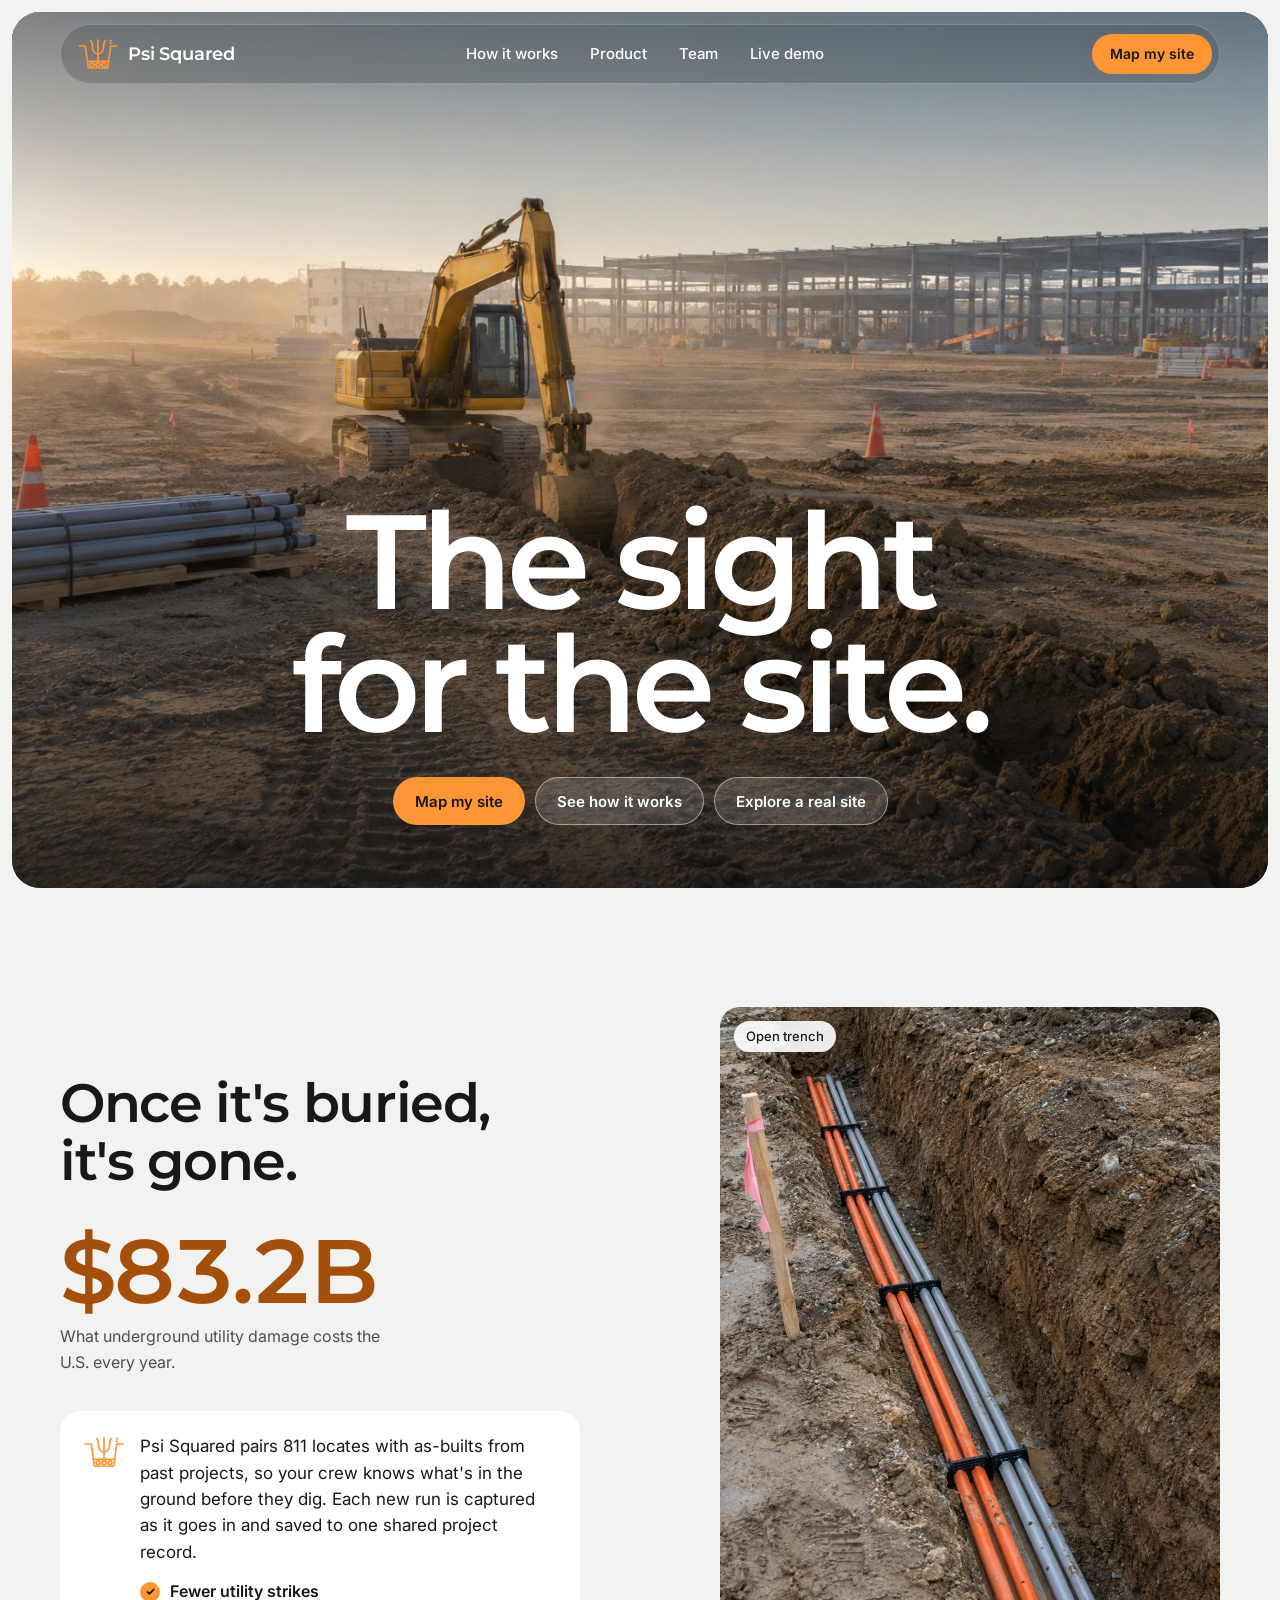
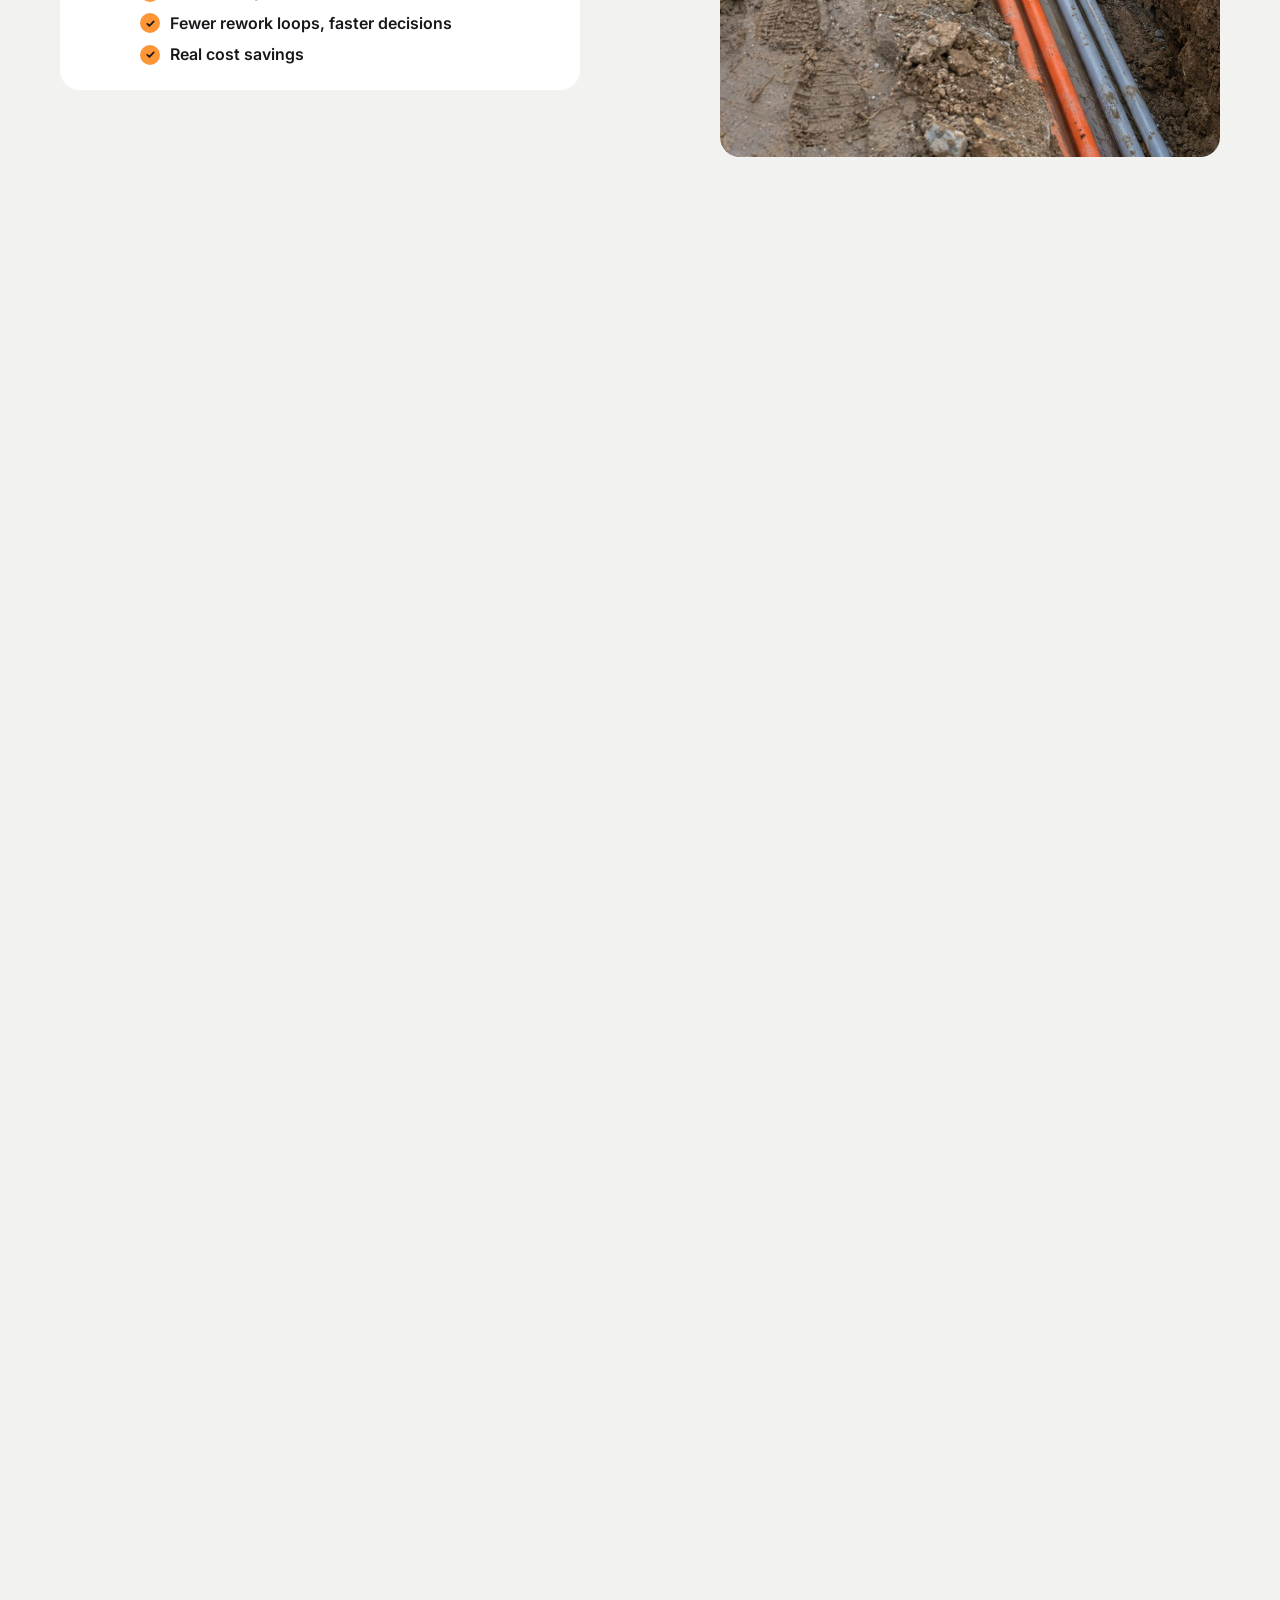
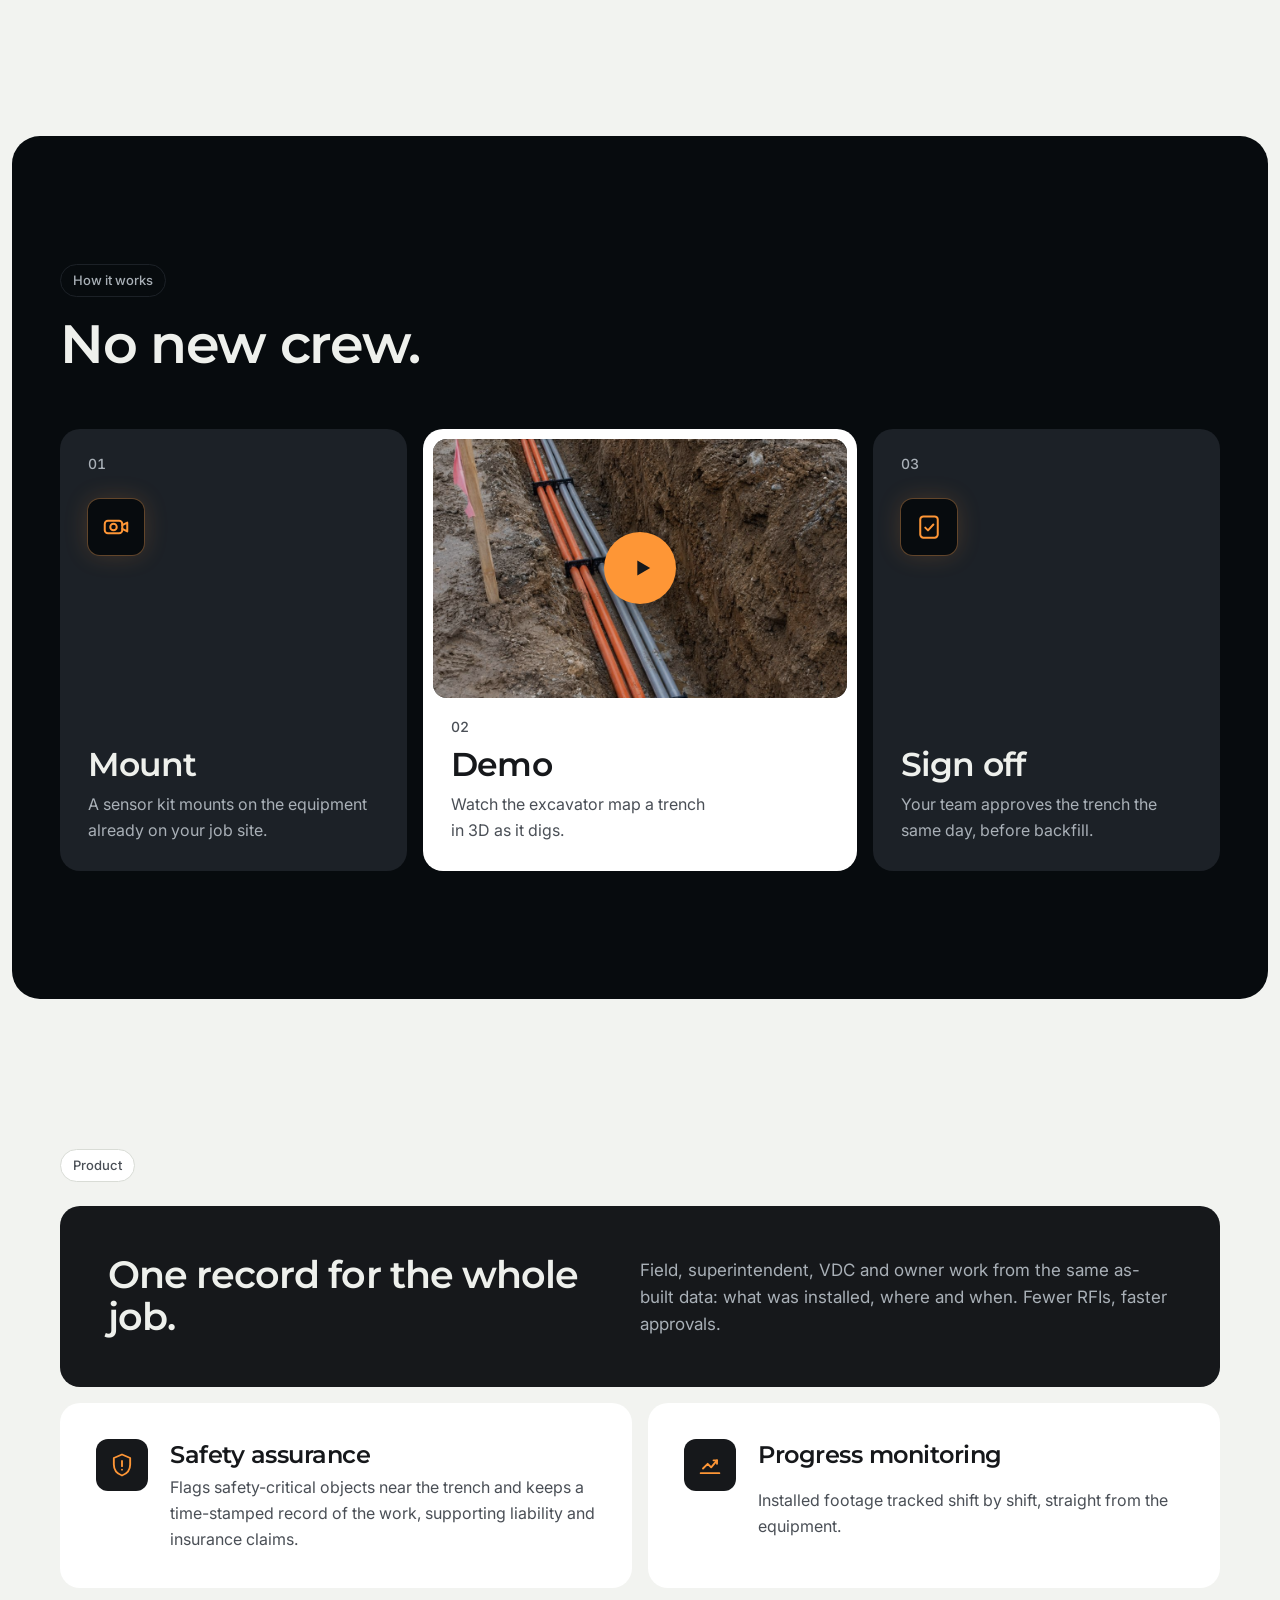
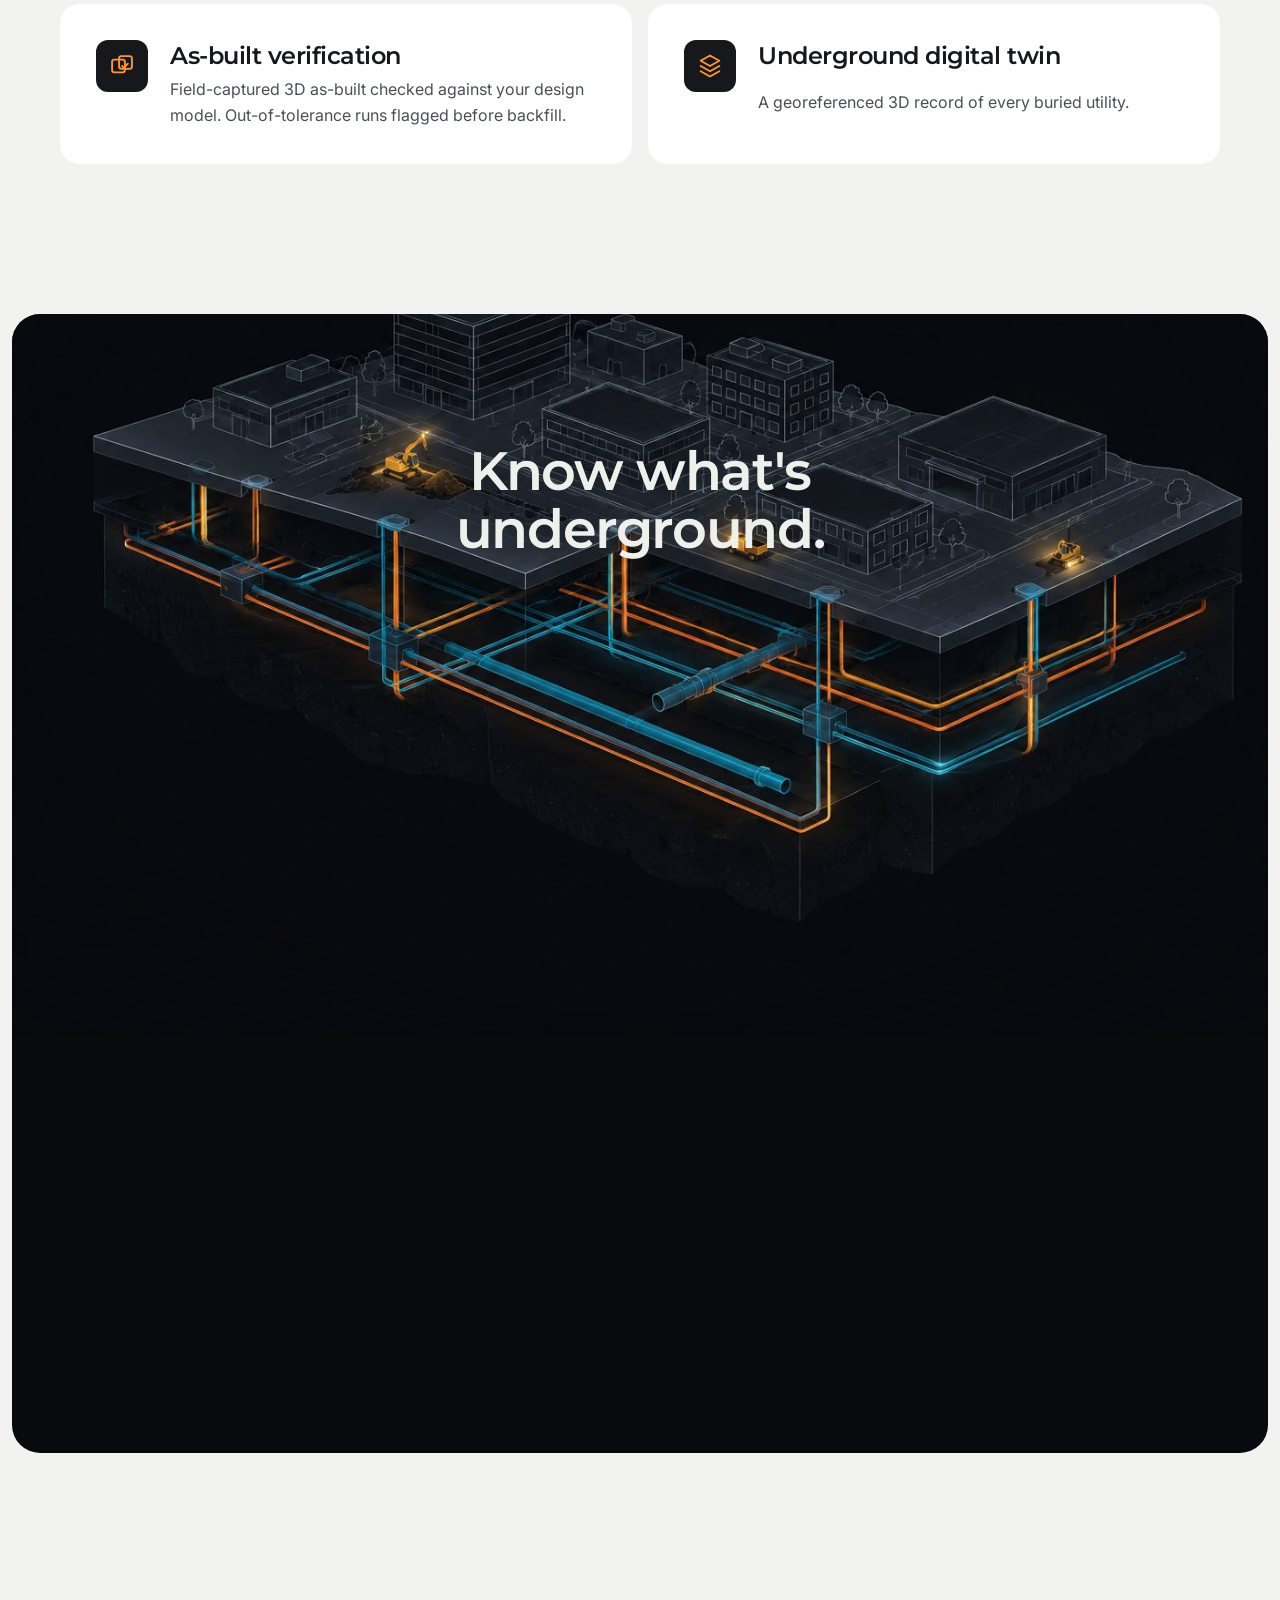
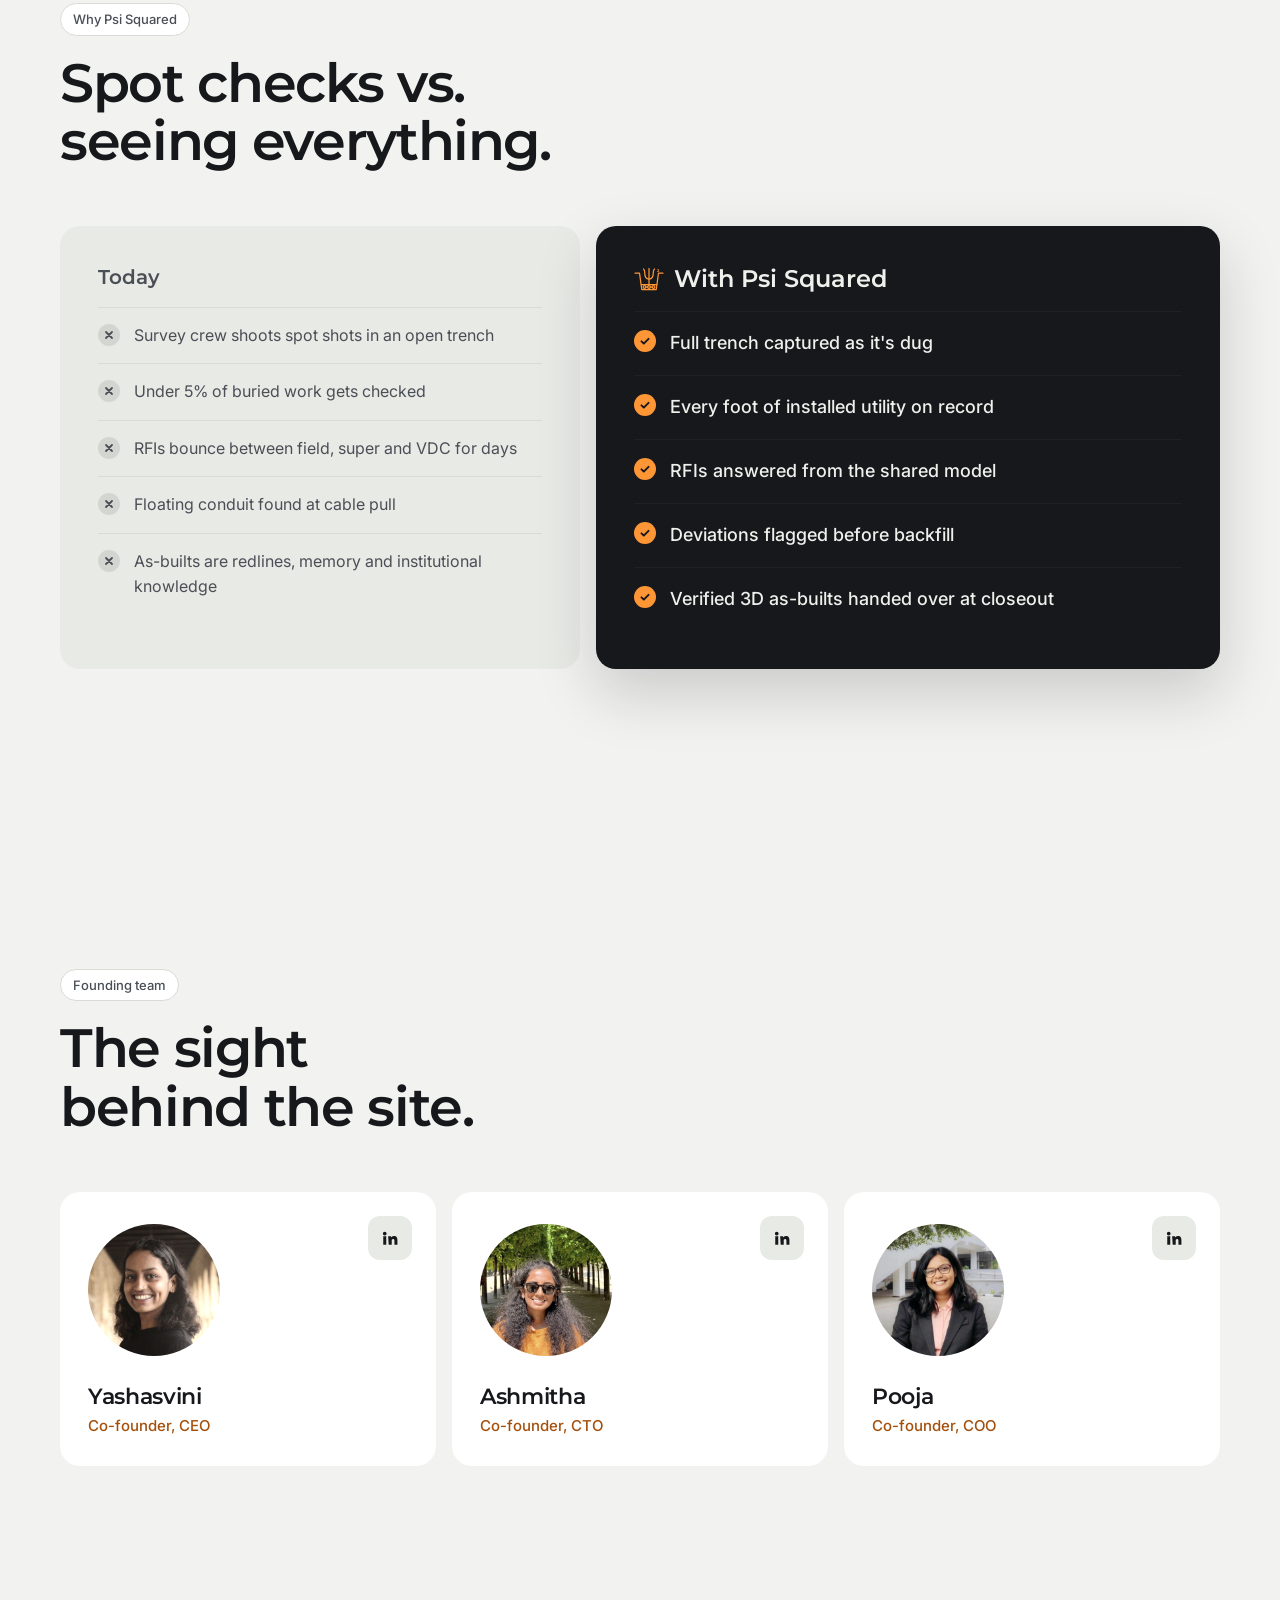
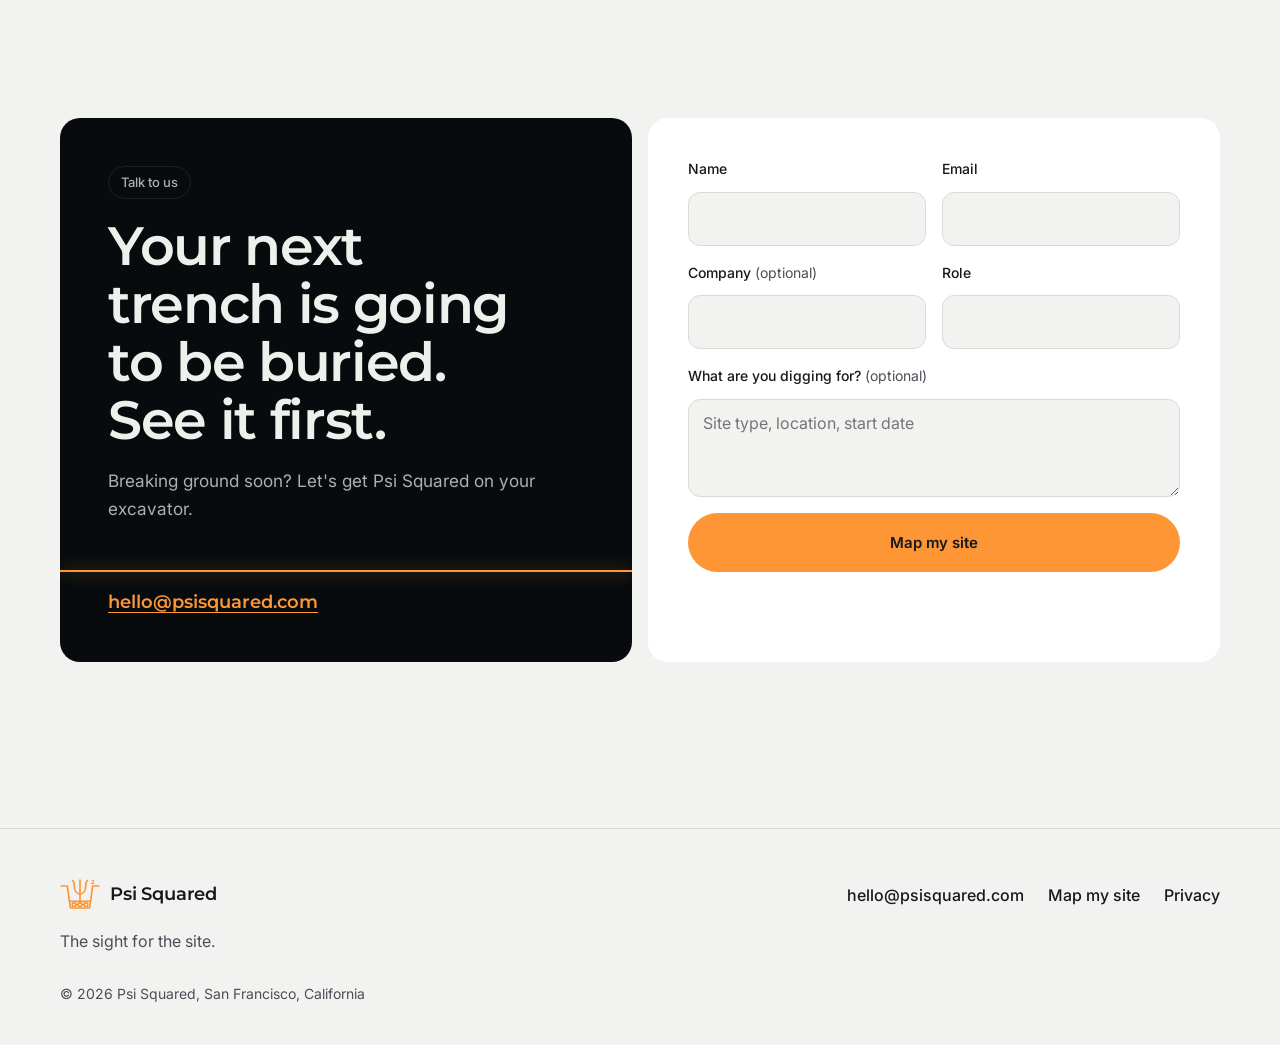
<file: index.html>
<!doctype html>
<html lang="en">
<head>
  <meta charset="utf-8">
  <meta name="viewport" content="width=device-width, initial-scale=1">
  <title>Psi Squared | The sight for the site</title>
  <meta name="description" content="Psi Squared mounts 3D vision on the excavator, so every buried pipe and conduit is mapped before the trench is closed.">
  <link rel="icon" href="assets/favicon.svg" type="image/svg+xml">
  <link rel="preconnect" href="https://fonts.googleapis.com">
  <link rel="preconnect" href="https://fonts.gstatic.com" crossorigin>
  <link href="https://fonts.googleapis.com/css2?family=Inter:wght@400;500;600&family=Montserrat:wght@500;600;700&display=swap" rel="stylesheet">
  <link rel="preload" as="image" href="assets/img/hero-excavation.jpg" media="(min-width: 721px)">
  <link rel="stylesheet" href="css/styles.css">
</head>
<body>
  <a class="skip-link" href="#main">Skip to content</a>

  <!-- Logo mark, reused in nav and footer. Recreated from "Media/Company Logo.jpg";
       replace with the official SVG export when available. -->
  <svg width="0" height="0" style="position:absolute" aria-hidden="true">
    <symbol id="psi-mark" viewBox="0 0 120 100">
      <g fill="none" stroke="currentColor" stroke-width="5" stroke-linecap="round" stroke-linejoin="round">
        <path d="M4 26H22L31 92H89L98 26H116"/>
        <path d="M29 72H91"/>
        <path d="M60 8V75"/>
        <path d="M38 10C42 13 43 18 43 26C43 41 50 50 60 50C70 50 77 41 77 26C77 18 78 13 82 10"/>
        <circle cx="42" cy="82" r="5.5"/><circle cx="60" cy="82" r="5.5"/><circle cx="78" cy="82" r="5.5"/>
        <path d="M47.5 82H54.5M65.5 82H72.5"/>
      </g>
      <text x="92" y="20" fill="currentColor" font-family="Montserrat, sans-serif" font-weight="700" font-size="17">2</text>
    </symbol>
  </svg>

  <header class="nav" data-nav>
    <div class="nav__inner">
      <a class="brand" href="#top" aria-label="Psi Squared home">
        <svg class="brand__mark" aria-hidden="true"><use href="#psi-mark"/></svg>
        <span class="brand__word">Psi Squared</span>
      </a>
      <nav class="nav__links" id="nav-links" aria-label="Primary">
        <a href="#how">How it works</a>
        <a href="#product">Product</a>
        <a href="#team">Team</a>
        <a href="demo/">Live demo</a>
      </nav>
      <div class="nav__actions">
        <a class="btn btn--accent btn--sm" href="#contact">Map my site</a>
        <button class="nav__toggle" type="button" aria-expanded="false" aria-controls="nav-links" aria-label="Open menu" data-nav-toggle>
          <svg viewBox="0 0 24 24" aria-hidden="true"><path d="M4 8h16M4 16h16"/></svg>
        </button>
      </div>
    </div>
  </header>

  <main id="main">
    <!-- 1. Hero -->
    <section class="hero" id="top">
      <div class="hero__frame">
        <picture>
          <source media="(max-width: 720px)" srcset="assets/img/hero-excavation-sm.jpg">
          <img class="hero__img" src="assets/img/hero-excavation.jpg" width="1536" height="1024"
               alt="An excavator digging a utility trench at dawn beside a steel-frame building under construction">
        </picture>
        <div class="hero__content">
          <h1 class="hero__title">The sight<br>for the site.</h1>
          <div class="hero__ctas">
            <a class="btn btn--accent" href="#contact">Map my site</a>
            <a class="btn btn--glass" href="#how">See how it works</a>
            <a class="btn btn--glass" href="demo/">Explore a real site</a>
          </div>
        </div>
      </div>
    </section>

    <!-- 2. The problem: scroll-driven backfill -->
    <section class="problem" data-problem aria-labelledby="problem-title">
      <div class="problem__sticky">
        <div class="container problem__grid">
          <div class="problem__text">
            <h2 id="problem-title" class="h2">Once it's buried, it's gone.</h2>
            <p class="bignum"><span data-count="83.2" data-prefix="$" data-suffix="B" data-decimals="1">$83.2B</span></p>
            <p class="bignum__label">What underground utility damage costs the U.S. every year.</p>
            <div class="answer">
              <svg class="answer__mark" aria-hidden="true"><use href="#psi-mark"/></svg>
              <div>
                <p>Psi Squared pairs 811 locates with as-builts from past projects, so your crew knows what's in the ground before they dig. Each new run is captured as it goes in and saved to one shared project record.</p>
                <ul class="answer__outcomes">
                  <li>Fewer utility strikes</li>
                  <li>Fewer rework loops, faster decisions</li>
                  <li>Real cost savings</li>
                </ul>
              </div>
            </div>
          </div>
          <figure class="wipe" data-wipe>
            <img class="wipe__img" src="assets/img/trench-open.jpg" width="1000" height="1500" loading="lazy"
                 alt="Open trench with orange and gray conduits laid on spacers, a pink-flagged survey stake beside it">
            <img class="wipe__img wipe__top" src="assets/img/trench-backfilled.jpg" width="1000" height="1500" loading="lazy"
                 alt="The same trench after backfill, conduits no longer visible">
            <span class="wipe__label wipe__label--open">Open trench</span>
            <span class="wipe__label wipe__label--closed">Backfilled</span>          </figure>
        </div>
      </div>
    </section>

    <!-- 3. How it works: dark, highlighted -->
    <section class="how" id="how" aria-labelledby="how-title">
      <div class="how__frame">
        <div class="container">
          <span class="tag tag--dark">How it works</span>
          <h2 id="how-title" class="h2">No new crew.</h2>
          <ol class="steps">
            <li class="step" data-reveal>
              <span class="step__num">01</span>
              <span class="step__icon" aria-hidden="true">
                <svg viewBox="0 0 24 24"><rect x="3" y="7" width="14" height="10" rx="2.5"/><circle cx="10" cy="12" r="2.6"/><path d="M17 10.5l4-2v7l-4-2"/></svg>
              </span>
              <h3 class="step__title">Mount</h3>
              <p>A sensor kit mounts on the equipment already on your job site.</p>
            </li>
            <li class="step step--demo" data-reveal>
              <button class="step__demo" type="button" data-demo-open aria-haspopup="dialog" aria-label="Play the product demo">
                <img src="assets/img/trench-open.jpg" width="1000" height="1500" loading="lazy" alt="">
                <span class="step__play" aria-hidden="true">
                  <svg viewBox="0 0 24 24"><path d="M8 5.5v13l11-6.5z"/></svg>
                </span>
              </button>
              <span class="step__num">02</span>
              <h3 class="step__title">Demo</h3>
              <p>Watch the excavator map a trench in 3D as it digs.</p>
            </li>
            <li class="step" data-reveal>
              <span class="step__num">03</span>
              <span class="step__icon" aria-hidden="true">
                <svg viewBox="0 0 24 24"><rect x="5" y="3.5" width="14" height="17" rx="2.5"/><path d="M9 12.5l2.2 2.2L15.5 10"/></svg>
              </span>
              <h3 class="step__title">Sign off</h3>
              <p>Your team approves the trench the same day, before backfill.</p>
            </li>
          </ol>
        </div>
      </div>
    </section>

    <!-- 4. Product capabilities -->
    <section class="section" id="product" aria-labelledby="product-title">
      <div class="container">
        <span class="tag">Product</span>
        <h2 id="product-title" class="visually-hidden">Product</h2>
        <div class="truth" data-reveal>
          <h3 class="truth__title">One record for the whole job.</h3>
          <p>Field, superintendent, VDC and owner work from the same as-built data: what was installed, where and when. Fewer RFIs, faster approvals.</p>
        </div>
        <ul class="caps">
          <li class="cap" data-reveal>
            <span class="cap__icon" aria-hidden="true">
              <svg viewBox="0 0 24 24"><path d="M12 3l7 3v5.5c0 4.4-3 8-7 9.5-4-1.5-7-5.1-7-9.5V6z"/><path d="M12 8.5v4.5M12 16v.01"/></svg>
            </span>
            <h3 class="cap__title">Safety assurance</h3>
            <p>Flags safety-critical objects near the trench and keeps a time-stamped record of the work, supporting liability and insurance claims.</p>
          </li>
          <li class="cap" data-reveal>
            <span class="cap__icon" aria-hidden="true">
              <svg viewBox="0 0 24 24"><path d="M4 19h16"/><path d="M6 15l4-4 3 3 5-6"/><path d="M15 8h3v3"/></svg>
            </span>
            <h3 class="cap__title">Progress monitoring</h3>
            <p>Installed footage tracked shift by shift, straight from the equipment.</p>
          </li>
          <li class="cap" data-reveal>
            <span class="cap__icon" aria-hidden="true">
              <svg viewBox="0 0 24 24"><rect x="3.5" y="6.5" width="11" height="11" rx="2"/><rect x="9.5" y="3.5" width="11" height="11" rx="2"/><path d="M12 12l1.6 1.6L17 10"/></svg>
            </span>
            <h3 class="cap__title">As-built verification</h3>
            <p>Field-captured 3D as-built checked against your design model. Out-of-tolerance runs flagged before backfill.</p>
          </li>
          <li class="cap" data-reveal>
            <span class="cap__icon" aria-hidden="true">
              <svg viewBox="0 0 24 24"><path d="M12 3l8 4.5-8 4.5-8-4.5z"/><path d="M4 12l8 4.5 8-4.5"/><path d="M4 16.5L12 21l8-4.5"/></svg>
            </span>
            <h3 class="cap__title">Underground digital twin</h3>
            <p>A georeferenced 3D record of every buried utility.</p>
          </li>
        </ul>
      </div>
    </section>

    <!-- 5. Digital twin image -->
    <section class="vision" aria-labelledby="vision-title" data-vision>
      <div class="vision__frame">
        <div class="vision__text">
          <h2 id="vision-title" class="h2">Know what's underground.</h2>
        </div>
        <div class="vision__media">
          <img class="vision__img" src="assets/img/vision-map.jpg" width="1536" height="1024" loading="lazy"
               alt="Isometric city block with glowing orange and cyan utility lines running beneath the street and buildings">
        </div>
      </div>
    </section>

    <!-- 6. Today vs. Psi Squared -->
    <section class="section" aria-labelledby="vs-title">
      <div class="container">
        <span class="tag">Why Psi Squared</span>
        <h2 id="vs-title" class="h2">Spot checks vs. seeing everything.</h2>
        <div class="compare">
          <div class="compare__col">
            <h3 class="compare__head">Today</h3>
            <ul class="compare__list compare__list--no">
              <li data-reveal>Survey crew shoots spot shots in an open trench</li>
              <li data-reveal>Under 5% of buried work gets checked</li>
              <li data-reveal>RFIs bounce between field, super and VDC for days</li>
              <li data-reveal>Floating conduit found at cable pull</li>
              <li data-reveal>As-builts are redlines, memory and institutional knowledge</li>
            </ul>
          </div>
          <div class="compare__col compare__col--us">
            <h3 class="compare__head">
              <svg class="compare__mark" aria-hidden="true"><use href="#psi-mark"/></svg>
              With Psi Squared
            </h3>
            <ul class="compare__list compare__list--yes">
              <li data-reveal>Full trench captured as it's dug</li>
              <li data-reveal>Every foot of installed utility on record</li>
              <li data-reveal>RFIs answered from the shared model</li>
              <li data-reveal>Deviations flagged before backfill</li>
              <li data-reveal>Verified 3D as-builts handed over at closeout</li>
            </ul>
          </div>
        </div>
      </div>
    </section>

    <!-- 7. Team -->
    <section class="section" id="team" aria-labelledby="team-title">
      <div class="container">
        <div class="split-head">
          <div>
            <span class="tag">Founding team</span>
            <h2 id="team-title" class="h2">The sight behind the site.</h2>
          </div>
        </div>
        <ul class="team">
          <li class="person" data-reveal>
            <img class="person__photo" src="assets/img/yashasvini.jpg" width="400" height="400" loading="lazy" alt="Yashasvini">
            <h3 class="person__name">Yashasvini</h3>
            <p class="person__role">Co-founder, CEO</p>
            <a class="person__link" href="https://www.linkedin.com/in/yashasvinigopalan/" target="_blank" rel="noopener" aria-label="Yashasvini on LinkedIn">
              <svg viewBox="0 0 24 24" aria-hidden="true"><path d="M4.98 3.5a2.5 2.5 0 1 1 0 5 2.5 2.5 0 0 1 0-5zM3 9.75h4V21H3zM9.5 9.75h3.8v1.6h.06c.53-1 1.83-2.06 3.77-2.06 4.03 0 4.77 2.6 4.77 6V21h-4v-5c0-1.2-.02-2.73-1.67-2.73-1.67 0-1.93 1.3-1.93 2.64V21h-4z"/></svg>
            </a>
          </li>
          <li class="person" data-reveal>
            <img class="person__photo" src="assets/img/ashmitha.jpg" width="400" height="400" loading="lazy" alt="Ashmitha">
            <h3 class="person__name">Ashmitha</h3>
            <p class="person__role">Co-founder, CTO</p>
            <a class="person__link" href="https://www.linkedin.com/in/ashjaysiv/" target="_blank" rel="noopener" aria-label="Ashmitha on LinkedIn">
              <svg viewBox="0 0 24 24" aria-hidden="true"><path d="M4.98 3.5a2.5 2.5 0 1 1 0 5 2.5 2.5 0 0 1 0-5zM3 9.75h4V21H3zM9.5 9.75h3.8v1.6h.06c.53-1 1.83-2.06 3.77-2.06 4.03 0 4.77 2.6 4.77 6V21h-4v-5c0-1.2-.02-2.73-1.67-2.73-1.67 0-1.93 1.3-1.93 2.64V21h-4z"/></svg>
            </a>
          </li>
          <li class="person" data-reveal>
            <img class="person__photo" src="assets/img/pooja.jpg" width="400" height="400" loading="lazy" alt="Pooja">
            <h3 class="person__name">Pooja</h3>
            <p class="person__role">Co-founder, COO</p>
            <a class="person__link" href="https://www.linkedin.com/in/poojakovuri/" target="_blank" rel="noopener" aria-label="Pooja on LinkedIn">
              <svg viewBox="0 0 24 24" aria-hidden="true"><path d="M4.98 3.5a2.5 2.5 0 1 1 0 5 2.5 2.5 0 0 1 0-5zM3 9.75h4V21H3zM9.5 9.75h3.8v1.6h.06c.53-1 1.83-2.06 3.77-2.06 4.03 0 4.77 2.6 4.77 6V21h-4v-5c0-1.2-.02-2.73-1.67-2.73-1.67 0-1.93 1.3-1.93 2.64V21h-4z"/></svg>
            </a>
          </li>
        </ul>
      </div>
    </section>

    <!-- 8. Talk to us -->
    <section class="section section--tight" id="contact" aria-labelledby="contact-title">
      <div class="container">
        <div class="contact">
          <div class="contact__pitch">
            <span class="tag tag--dark">Talk to us</span>
            <h2 id="contact-title" class="h2">Your next trench is going to be buried. See it first.</h2>
            <p class="lede">Breaking ground soon? Let's get Psi Squared on your excavator.</p>
            <span class="contact__ground" aria-hidden="true"></span>
            <!-- PLACEHOLDER: replace with the real contact address -->
            <a class="contact__email" href="mailto:hello@psisquared.com">hello@psisquared.com</a>
          </div>

          <!-- PLACEHOLDER: set data-endpoint to a form service URL (e.g. Formspree) to receive submissions. -->
          <form class="form" data-form data-endpoint="" novalidate>
            <div class="form__row">
              <div class="field">
                <label for="f-name">Name</label>
                <input id="f-name" name="name" type="text" autocomplete="name" required>
                <p class="field__error" id="f-name-err" hidden>Enter your name.</p>
              </div>
              <div class="field">
                <label for="f-email">Email</label>
                <input id="f-email" name="email" type="email" autocomplete="email" required>
                <p class="field__error" id="f-email-err" hidden>Enter an email like name@company.com.</p>
              </div>
            </div>
            <div class="form__row">
              <div class="field">
                <label for="f-company">Company <span class="field__opt">(optional)</span></label>
                <input id="f-company" name="company" type="text" autocomplete="organization">
              </div>
              <div class="field">
                <label for="f-role">Role</label>
                <input id="f-role" name="role" type="text" autocomplete="organization-title">
              </div>
            </div>
            <div class="field">
              <label for="f-dig">What are you digging for? <span class="field__opt">(optional)</span></label>
              <textarea id="f-dig" name="digging" rows="3" placeholder="Site type, location, start date"></textarea>
            </div>
            <button class="btn btn--accent btn--block" type="submit">Map my site</button>
            <p class="form__status" role="status" aria-live="polite"></p>
          </form>
        </div>
      </div>
    </section>
  </main>

  <footer class="footer">
    <div class="container footer__inner">
      <div class="footer__brand">
        <a class="brand brand--ink" href="#top" aria-label="Psi Squared home">
          <svg class="brand__mark" aria-hidden="true"><use href="#psi-mark"/></svg>
          <span class="brand__word">Psi Squared</span>
        </a>
        <p class="footer__tag">The sight for the site.</p>
      </div>
      <div class="footer__links">
        <a href="mailto:hello@psisquared.com">hello@psisquared.com</a>
        <a href="#contact">Map my site</a>
        <!-- PLACEHOLDER: link a privacy policy page -->
        <a href="#">Privacy</a>
      </div>
      <p class="footer__copy">© 2026 Psi Squared, San Francisco, California</p>
    </div>
  </footer>

  <dialog class="demo" data-demo aria-labelledby="demo-title">
    <div class="demo__head">
      <h2 id="demo-title" class="demo__title">Product demo</h2>
      <button class="demo__close" type="button" data-demo-close aria-label="Close demo">
        <svg viewBox="0 0 24 24" aria-hidden="true"><path d="M6 6l12 12M18 6L6 18"/></svg>
      </button>
    </div>
    <!-- PLACEHOLDER: replace .demo__frame contents with the demo video, e.g.
         <iframe src="https://www.youtube.com/embed/VIDEO_ID" title="Psi Squared product demo" allow="fullscreen" allowfullscreen></iframe> -->
    <div class="demo__frame">
      <img src="assets/img/vision-map.jpg" width="1536" height="1024" alt="">
      <p class="demo__soon">Demo video coming soon.</p>
    </div>
  </dialog>

  <script src="js/main.js" defer></script>
</body>
</html>
</file>
<file: css/styles.css>
/* ==========================================================================
   Psi Squared — tokens
   ========================================================================== */
:root {
  --paper: #F2F3F0;
  --surface: #FFFFFF;
  --surface-2: #E8EAE6;
  --ink: #16181B;
  --ink-2: #4A4F56;
  --line: #D9DCD6;
  --orange: #FE9636;          /* sampled from the logo */
  --orange-ink: #A4500C;      /* orange for text on light, 4.5:1+ */
  --night: #070B0E;           /* matches the vision map background */
  --night-2: #1C2127;
  --on-night: #EEF0EC;
  --on-night-2: #A9B0B7;

  --font-display: "Montserrat", system-ui, sans-serif;
  --font-body: "Inter", system-ui, sans-serif;

  --radius-lg: 28px;
  --radius-md: 20px;
  --radius-sm: 12px;
  --frame-inset: 12px;
  --gutter: clamp(16px, 4vw, 40px);
  --max: 1240px;

  --ease-out: cubic-bezier(.2, .7, .2, 1);
}

*, *::before, *::after { box-sizing: border-box; }
html { scroll-behavior: smooth; -webkit-text-size-adjust: 100%; }
body {
  margin: 0;
  background: var(--paper);
  color: var(--ink);
  font: 400 1rem/1.6 var(--font-body);
  -webkit-font-smoothing: antialiased;
}
img { display: block; max-width: 100%; height: auto; }
a { color: inherit; }
h1, h2, h3, p, ul, ol, figure { margin: 0; }
ul, ol { padding: 0; list-style: none; }

:focus-visible { outline: 3px solid var(--orange); outline-offset: 3px; border-radius: 6px; }

.visually-hidden {
  position: absolute; width: 1px; height: 1px; padding: 0; margin: -1px;
  overflow: hidden; clip: rect(0 0 0 0); white-space: nowrap; border: 0;
}

.skip-link {
  position: absolute; left: 16px; top: -60px; z-index: 100;
  background: var(--ink); color: #fff; padding: 10px 16px; border-radius: var(--radius-sm);
  text-decoration: none;
}
.skip-link:focus { top: 16px; }

.container { width: 100%; max-width: var(--max); margin: 0 auto; padding: 0 var(--gutter); }

/* ==========================================================================
   Type
   ========================================================================== */
.h2 {
  font: 600 clamp(2rem, 4.2vw, 3.4rem)/1.08 var(--font-display);
  letter-spacing: -0.025em;
  text-wrap: balance;
  max-width: 18ch;
}
.lede { color: var(--ink-2); font-size: 1.075rem; max-width: 40ch; }

.tag {
  display: inline-block;
  margin-bottom: 18px;
  padding: 5px 12px;
  border: 1px solid var(--line);
  border-radius: 999px;
  background: var(--surface);
  font-size: .8125rem;
  font-weight: 500;
  color: var(--ink-2);
}
.tag--dark { background: transparent; border-color: var(--night-2); color: var(--on-night-2); }

/* ==========================================================================
   Buttons
   ========================================================================== */
.btn {
  display: inline-flex; align-items: center; justify-content: center; gap: 8px;
  min-height: 48px; padding: 0 22px;
  border: 0; border-radius: 999px;
  font: 600 .9375rem/1 var(--font-body);
  text-decoration: none; cursor: pointer;
  transition: background-color .2s, transform .15s, box-shadow .2s;
  touch-action: manipulation;
}
.btn:active { transform: scale(.97); }
.btn--sm { min-height: 40px; padding: 0 18px; font-size: .875rem; }
.btn--block { width: 100%; }
.btn--accent { background: var(--orange); color: var(--ink); }
.btn--accent:hover { background: #FFA859; }
.btn--glass {
  background: rgba(255, 255, 255, .14);
  color: #fff;
  box-shadow: inset 0 0 0 1px rgba(255, 255, 255, .45);
  backdrop-filter: blur(8px);
}
.btn--glass:hover { background: rgba(255, 255, 255, .24); }

/* ==========================================================================
   Brand
   ========================================================================== */
.brand { display: inline-flex; align-items: center; gap: 10px; text-decoration: none; }
.brand__mark { width: 40px; height: 34px; color: var(--orange); flex: none; }
.brand__word { font: 600 1.125rem/1 var(--font-display); letter-spacing: -0.01em; }

/* ==========================================================================
   Nav — floats inside the hero frame, turns solid on scroll
   ========================================================================== */
.nav {
  position: fixed; z-index: 50;
  top: calc(var(--frame-inset) + 12px);
  left: calc(var(--frame-inset) + 12px);
  right: calc(var(--frame-inset) + 12px);
  display: flex; justify-content: center;
  pointer-events: none;
}
.nav__inner {
  pointer-events: auto;
  width: 100%; max-width: calc(var(--max) - 2 * var(--gutter));
  display: grid; grid-template-columns: 1fr auto 1fr; align-items: center;
  padding: 8px 8px 8px 18px;
  border-radius: 999px;
  color: #fff;
  background: rgba(20, 22, 25, .18);
  box-shadow: inset 0 0 0 1px rgba(255, 255, 255, .22);
  backdrop-filter: blur(14px);
  -webkit-backdrop-filter: blur(14px);
  transition: background-color .3s, color .3s, box-shadow .3s;
}
.nav.is-solid .nav__inner {
  color: var(--ink);
  background: rgba(255, 255, 255, .92);
  box-shadow: 0 1px 0 var(--line), 0 8px 24px rgba(22, 24, 27, .08);
}
.nav__links { display: flex; gap: 4px; }
.nav__links a {
  padding: 10px 14px; border-radius: 999px;
  font-size: .9375rem; font-weight: 500; text-decoration: none;
  transition: background-color .2s;
}
.nav__links a:hover { background: rgba(255, 255, 255, .16); }
.nav.is-solid .nav__links a:hover { background: var(--surface-2); }
.nav__actions { display: flex; justify-content: flex-end; align-items: center; gap: 6px; }
.nav__toggle {
  display: none;
  width: 44px; height: 44px; border: 0; border-radius: 999px;
  background: transparent; color: inherit; cursor: pointer;
}
.nav__toggle svg { width: 22px; height: 22px; fill: none; stroke: currentColor; stroke-width: 2; stroke-linecap: round; }

/* ==========================================================================
   1. Hero
   ========================================================================== */
.hero { padding: var(--frame-inset); }
.hero__frame {
  position: relative; overflow: hidden;
  min-height: calc(100svh - 2 * var(--frame-inset));
  border-radius: var(--radius-lg);
  display: grid; place-items: end center;
  background: var(--night);
}
.hero__img {
  position: absolute; inset: 0; width: 100%; height: 100%; object-fit: cover; object-position: 40% 50%;
  animation: hero-zoom 20s var(--ease-out) forwards;
}
.hero__frame::after {
  content: ""; position: absolute; inset: 0;
  background:
    linear-gradient(180deg, rgba(10, 12, 14, .45) 0%, rgba(10, 12, 14, 0) 30%),
    linear-gradient(0deg, rgba(10, 12, 14, .72) 0%, rgba(10, 12, 14, .2) 45%, rgba(10, 12, 14, 0) 70%);
}
.hero__content {
  position: relative; z-index: 1;
  width: 100%; max-width: var(--max);
  padding: 0 var(--gutter) clamp(32px, 7vh, 72px);
  color: #fff;
  text-align: center;
  display: grid; justify-items: center; gap: 22px;
}
.hero__title {
  font: 600 clamp(3.1rem, 10.5vw, 9.5rem)/.92 var(--font-display);
  letter-spacing: -0.045em;
  animation: rise .9s var(--ease-out) .15s both;
}
.hero__ctas { display: flex; flex-wrap: wrap; justify-content: center; gap: 10px; margin-top: 8px; animation: rise .9s var(--ease-out) .35s both; }

@keyframes hero-zoom { from { transform: scale(1); } to { transform: scale(1.05); } }
@keyframes rise { from { opacity: 0; transform: translateY(18px); } to { opacity: 1; transform: none; } }

/* ==========================================================================
   Sections
   ========================================================================== */
.section { padding: clamp(80px, 12vw, 150px) 0; }
[id] { scroll-margin-top: 84px; }
.section--tight { padding: clamp(64px, 8vw, 110px) 0; }
.split-head {
  display: flex; flex-wrap: wrap; justify-content: space-between; align-items: flex-end;
  gap: 20px 48px; margin-bottom: clamp(36px, 5vw, 56px);
}

/* ==========================================================================
   2. Problem — pinned backfill wipe
   ========================================================================== */
.problem { position: relative; height: 260vh; }
.problem__sticky {
  position: sticky; top: 0;
  min-height: 100svh;
  display: flex; align-items: center;
  padding: 96px 0 32px;
}
.problem__grid { display: grid; grid-template-columns: 1fr minmax(0, .9fr); gap: clamp(32px, 6vw, 96px); align-items: center; }
.problem__text .h2 { margin-bottom: 36px; }

.bignum { font: 600 clamp(3.4rem, 7vw, 6rem)/1 var(--font-display); letter-spacing: -0.04em; color: var(--orange-ink); font-variant-numeric: tabular-nums; }
.bignum__label { margin-top: 8px; color: var(--ink-2); max-width: 32ch; }

.answer {
  display: grid; grid-template-columns: auto 1fr; gap: 16px; align-items: start;
  margin-top: 36px; padding: 22px 24px;
  border-radius: var(--radius-md);
  background: var(--surface);
  max-width: 52ch;
}
.answer__mark { width: 40px; height: 34px; color: var(--orange); margin-top: 2px; }
.answer p { font-size: 1.0625rem; line-height: 1.55; }
.answer__outcomes { margin-top: 14px; display: grid; gap: 6px; }
.answer__outcomes li {
  display: grid; grid-template-columns: 20px 1fr; gap: 10px; align-items: center;
  font-weight: 600;
}
.answer__outcomes li::before {
  content: ""; width: 20px; height: 20px; border-radius: 999px;
  background: var(--orange) no-repeat center / 11px url("data:image/svg+xml,%3Csvg xmlns='http://www.w3.org/2000/svg' viewBox='0 0 12 12'%3E%3Cpath d='M2.5 6.3l2.3 2.3L9.5 3.8' fill='none' stroke='%2316181B' stroke-width='1.9' stroke-linecap='round' stroke-linejoin='round'/%3E%3C/svg%3E");
}

/* Single source of truth, above the product capabilities */
.truth {
  display: grid; grid-template-columns: minmax(0, 1fr) minmax(0, 1.1fr); gap: 16px 48px; align-items: end;
  margin-bottom: 16px; padding: clamp(28px, 4vw, 48px);
  border-radius: var(--radius-md);
  background: var(--ink); color: var(--on-night);
}
.truth__title { font: 600 clamp(1.75rem, 3vw, 2.5rem)/1.1 var(--font-display); letter-spacing: -0.025em; }
.truth p { color: var(--on-night-2); font-size: 1.0625rem; max-width: 48ch; }
@media (max-width: 720px) { .truth { grid-template-columns: 1fr; } }

.wipe {
  position: relative; overflow: hidden;
  aspect-ratio: 2 / 3;
  height: min(calc(100svh - 150px), 820px);
  max-width: 100%;
  margin-left: auto;
  border-radius: var(--radius-md);
  background: var(--surface-2);
}
.wipe__img { position: absolute; inset: 0; width: 100%; height: 100%; object-fit: cover; }
.wipe__top { clip-path: inset(0 0 calc(100% - var(--wipe, 0%)) 0); }
.wipe::after { /* the soil line that travels with the wipe */
  content: ""; position: absolute; left: 0; right: 0; top: var(--wipe, 0%);
  height: 3px; background: var(--orange);
  opacity: calc(var(--wipe-on, 0));
  box-shadow: 0 0 18px var(--orange);
}
.wipe__label {
  position: absolute; top: 14px; left: 14px;
  padding: 5px 12px; border-radius: 999px;
  background: rgba(255, 255, 255, .9); color: var(--ink);
  font-size: .8125rem; font-weight: 500;
  transition: opacity .3s;
}
.wipe__label--closed { opacity: 0; }
.wipe.is-closed .wipe__label--open { opacity: 0; }
.wipe.is-closed .wipe__label--closed { opacity: 1; }

/* ==========================================================================
   3. How it works — dark, highlighted panel
   ========================================================================== */
.how { padding: 0 var(--frame-inset); margin-top: clamp(48px, 8vw, 96px); }
.how__frame {
  border-radius: var(--radius-lg);
  background: var(--night);
  color: var(--on-night);
  padding: clamp(72px, 10vw, 130px) 0;
}
.how .h2 { margin-bottom: clamp(36px, 5vw, 56px); }
.steps { display: grid; grid-template-columns: 1fr 1.25fr 1fr; gap: 16px; align-items: stretch; }
.step {
  display: flex; flex-direction: column;
  min-height: 380px; padding: 28px;
  border-radius: var(--radius-md);
  background: var(--night-2);
}
.step__num { font: 500 .875rem/1 var(--font-body); color: var(--on-night-2); font-variant-numeric: tabular-nums; }
.step__icon {
  display: grid; place-items: center;
  width: 56px; height: 56px; margin: 28px 0 auto;
  border-radius: var(--radius-sm);
  background: var(--night);
  box-shadow: 0 0 0 1px rgba(254, 150, 54, .25), 0 0 24px rgba(254, 150, 54, .18);
}
.step__icon svg { width: 30px; height: 30px; fill: none; stroke: var(--orange); stroke-width: 1.6; stroke-linecap: round; stroke-linejoin: round; }
.step__title { font: 600 clamp(1.75rem, 2.6vw, 2.25rem)/1.1 var(--font-display); letter-spacing: -0.025em; margin: 40px 0 10px; }
.step p { color: var(--on-night-2); max-width: 30ch; }

/* The demo card: the whole thumbnail is the play button */
.step--demo { padding: 10px 10px 28px; background: var(--surface); color: var(--ink); }
.step--demo .step__num, .step--demo p { color: var(--ink-2); padding: 0 18px; }
.step--demo .step__num { margin-top: 22px; }
.step--demo .step__title { margin-top: 12px; padding: 0 18px; }
.step__demo {
  position: relative; display: block; width: 100%;
  aspect-ratio: 16 / 10; padding: 0; overflow: hidden;
  border: 0; border-radius: calc(var(--radius-md) - 6px);
  background: var(--night); cursor: pointer;
}
.step__demo img { width: 100%; height: 100%; object-fit: cover; object-position: 50% 30%; transition: transform .5s var(--ease-out), opacity .3s; opacity: .85; }
.step__demo:hover img { transform: scale(1.04); opacity: 1; }
.step__play {
  position: absolute; left: 50%; top: 50%;
  display: grid; place-items: center;
  width: 72px; height: 72px; margin: -36px 0 0 -36px;
  border-radius: 999px; background: var(--orange);
  box-shadow: 0 8px 28px rgba(0, 0, 0, .35);
  transition: transform .2s var(--ease-out);
}
.step__demo:hover .step__play { transform: scale(1.06); }
.step__play svg { width: 28px; height: 28px; margin-left: 4px; fill: var(--ink); }

/* ==========================================================================
   4. Product capabilities
   ========================================================================== */
#product .tag { margin-bottom: 24px; }
.caps { display: grid; grid-template-columns: repeat(2, 1fr); gap: 16px; }
.cap {
  display: grid; grid-template-columns: auto 1fr; gap: 6px 22px; align-items: start;
  padding: clamp(24px, 3vw, 36px);
  border-radius: var(--radius-md);
  background: var(--surface);
}
.cap__icon {
  grid-row: span 2;
  display: grid; place-items: center;
  width: 52px; height: 52px;
  border-radius: var(--radius-sm);
  background: var(--ink);
}
.cap__icon svg { width: 28px; height: 28px; fill: none; stroke: var(--orange); stroke-width: 1.6; stroke-linecap: round; stroke-linejoin: round; }
.cap__title { font: 600 1.5rem/1.2 var(--font-display); letter-spacing: -0.02em; padding-top: 2px; }
.cap p { color: var(--ink-2); max-width: 44ch; }

/* ==========================================================================
   5. Compare
   ========================================================================== */
#vs-title { margin-bottom: clamp(36px, 5vw, 56px); }
.compare { display: grid; grid-template-columns: 1fr 1.2fr; gap: 16px; align-items: stretch; }
.compare__col { padding: clamp(24px, 3vw, 40px); border-radius: var(--radius-md); background: var(--surface-2); }
.compare__col--us {
  background: var(--ink); color: var(--on-night);
  box-shadow: 0 24px 60px rgba(22, 24, 27, .18);
}
.compare__head {
  display: flex; align-items: center; gap: 10px;
  font: 600 1.25rem/1.2 var(--font-display); margin-bottom: 18px;
}
.compare__col--us .compare__head { font-size: 1.5rem; }
.compare__col--us .compare__list li { border-top-color: var(--night-2); font-size: 1.125rem; padding: 17px 0; }
.compare__col:not(.compare__col--us) .compare__head { color: var(--ink-2); }
.compare__mark { width: 30px; height: 26px; color: var(--orange); }
.compare__list li {
  display: grid; grid-template-columns: 22px 1fr; gap: 14px; align-items: start;
  padding: 15px 0; border-top: 1px solid var(--line);
}
.compare__list li::before {
  content: ""; width: 22px; height: 22px; margin-top: 1px; border-radius: 999px;
  background-repeat: no-repeat; background-position: center; background-size: 12px;
}
.compare__list--no li { color: var(--ink-2); }
.compare__list--no li::before {
  background-color: #D3D6D0;
  background-image: url("data:image/svg+xml,%3Csvg xmlns='http://www.w3.org/2000/svg' viewBox='0 0 12 12'%3E%3Cpath d='M3 3l6 6M9 3l-6 6' stroke='%234A4F56' stroke-width='1.8' stroke-linecap='round'/%3E%3C/svg%3E");
}
.compare__list--yes li { font-weight: 500; }
.compare__list--yes li::before {
  background-color: var(--orange);
  background-image: url("data:image/svg+xml,%3Csvg xmlns='http://www.w3.org/2000/svg' viewBox='0 0 12 12'%3E%3Cpath d='M2.5 6.3l2.3 2.3L9.5 3.8' fill='none' stroke='%2316181B' stroke-width='1.9' stroke-linecap='round' stroke-linejoin='round'/%3E%3C/svg%3E");
}

/* ==========================================================================
   6. Vision — night panel, map blends edge to edge
   ========================================================================== */
.vision { padding: 0 var(--frame-inset); }
.vision__frame {
  position: relative; overflow: hidden;
  border-radius: var(--radius-lg);
  background: var(--night);
  color: var(--on-night);
  padding-top: clamp(72px, 10vw, 130px);
}
.vision__text { position: relative; z-index: 1; max-width: var(--max); margin: 0 auto; padding: 0 var(--gutter); text-align: center; display: grid; justify-items: center; }
.vision__text .h2 { max-width: 16ch; }
.vision__text .lede { color: var(--on-night-2); margin-top: 18px; max-width: 46ch; }
.vision__media { margin-top: clamp(-40px, -3vw, 0px); }
.vision__img {
  width: min(1400px, 112%); margin: 0 auto; max-width: none; position: relative; left: 50%;
  transform: translate(-50%, var(--parallax, 0px));
  -webkit-mask-image: radial-gradient(ellipse 70% 72% at 50% 52%, #000 62%, transparent 100%);
          mask-image: radial-gradient(ellipse 70% 72% at 50% 52%, #000 62%, transparent 100%);
}
.vision.is-in .vision__img { animation: glow 2.6s ease-in-out 1; }
@keyframes glow {
  0%, 100% { filter: brightness(1) saturate(1); }
  50% { filter: brightness(1.25) saturate(1.35); }
}

/* ==========================================================================
   7. Team
   ========================================================================== */
.team { display: grid; grid-template-columns: repeat(3, 1fr); gap: 16px; }
.person {
  position: relative;
  padding: 32px 28px 28px;
  border-radius: var(--radius-md);
  background: var(--surface);
}
.person__photo {
  width: 132px; height: 132px; border-radius: 50%; object-fit: cover;
  margin-bottom: 28px;
  filter: saturate(.8) sepia(.12) contrast(1.03);   /* one shared grade across mismatched photos */
}
.person__name { font: 600 1.375rem/1.2 var(--font-display); letter-spacing: -0.015em; }
.person__role { color: var(--orange-ink); font-weight: 500; font-size: .9375rem; margin-top: 4px; }
.person__link {
  position: absolute; top: 24px; right: 24px;
  display: grid; place-items: center; width: 44px; height: 44px;
  border-radius: var(--radius-sm); background: var(--surface-2); color: var(--ink);
  transition: background-color .2s, color .2s;
}
.person__link:hover { background: var(--ink); color: #fff; }
.person__link svg { width: 18px; height: 18px; fill: currentColor; }

/* ==========================================================================
   8. Contact
   ========================================================================== */
.contact {
  display: grid; grid-template-columns: 1fr 1fr; gap: 16px;
}
.contact__pitch {
  position: relative; overflow: hidden;
  display: flex; flex-direction: column; align-items: flex-start;
  padding: clamp(28px, 4vw, 48px);
  border-radius: var(--radius-md);
  background: var(--night); color: var(--on-night);
}
.contact__pitch .lede { color: var(--on-night-2); margin-top: 18px; }
.contact__email {
  margin-top: 20px;
  font: 600 1.125rem/1.2 var(--font-display); color: var(--orange);
  text-underline-offset: 4px;
}
.contact__ground { /* the logo's ground line, edge to edge */
  align-self: stretch;
  margin: auto calc(-1 * clamp(28px, 4vw, 48px)) 0;
  padding-top: 48px;
  height: 2px; box-sizing: content-box;
  background: linear-gradient(var(--orange), var(--orange)) bottom / 100% 2px no-repeat;
  filter: drop-shadow(0 0 8px rgba(254, 150, 54, .7));
}

.form {
  display: grid; gap: 16px;
  padding: clamp(24px, 4vw, 40px);
  border-radius: var(--radius-md);
  background: var(--surface);
}
.form__row { display: grid; grid-template-columns: 1fr 1fr; gap: 16px; }
.field { display: grid; gap: 6px; }
.field label { font-size: .875rem; font-weight: 500; }
.field__opt { color: var(--ink-2); font-weight: 400; }
.field input, .field select, .field textarea {
  width: 100%; min-height: 48px; padding: 12px 14px;
  border: 1px solid var(--line); border-radius: var(--radius-sm);
  background: var(--paper); color: var(--ink);
  font: 400 1rem/1.4 var(--font-body);
  transition: border-color .2s, background-color .2s;
}
.field textarea { resize: vertical; }
.field input:focus, .field select:focus, .field textarea:focus { outline: none; border-color: var(--ink); background: var(--surface); box-shadow: 0 0 0 3px rgba(254, 150, 54, .35); }
.field [aria-invalid="true"] { border-color: #B42318; }
.field__error { color: #B42318; font-size: .875rem; }
.form__status { min-height: 1.5em; font-weight: 500; }
.form.is-sent .form__status { color: var(--ink); }

/* ==========================================================================
   Footer
   ========================================================================== */
.footer { padding: 48px 0 40px; border-top: 1px solid var(--line); margin-top: clamp(32px, 5vw, 64px); }
.footer__inner { display: grid; grid-template-columns: 1fr auto; gap: 28px 40px; align-items: start; }
.brand--ink { color: var(--ink); }
.footer__tag { margin-top: 10px; color: var(--ink-2); }
.footer__links { display: flex; flex-wrap: wrap; gap: 8px 24px; }
.footer__links a { text-decoration: none; font-weight: 500; padding: 6px 0; }
.footer__links a:hover { text-decoration: underline; text-underline-offset: 4px; }
.footer__copy { grid-column: 1 / -1; color: var(--ink-2); font-size: .875rem; }

/* ==========================================================================
   Reveal (only for items marked data-reveal)
   ========================================================================== */
.js [data-reveal] { opacity: 0; transform: translateY(16px); transition: opacity .45s var(--ease-out), transform .45s var(--ease-out); transition-delay: var(--delay, 0ms); }
.js [data-reveal].is-in { opacity: 1; transform: none; }

/* ==========================================================================
   Responsive
   ========================================================================== */
@media (max-width: 1024px) {
  .steps { grid-template-columns: 1fr; max-width: 640px; }
  .step { min-height: 0; }
  .step__title { margin-top: 28px; }
}

@media (max-width: 900px) {
  /* No pinning on small screens: show before and after side by side */
  .problem { height: auto; }
  .problem__sticky { position: static; min-height: 0; padding: clamp(72px, 12vw, 110px) 0 0; }
  .problem__grid { grid-template-columns: 1fr; }
  .problem__grid .wipe { order: -1; }
  .compare, .team, .contact { grid-template-columns: 1fr; }
}

@media (max-width: 720px) {
  :root { --frame-inset: 8px; }
  .nav__inner { grid-template-columns: 1fr auto; padding-left: 14px; }
  .nav__toggle { display: grid; place-items: center; }
  .nav__links {
    position: absolute; top: calc(100% + 8px); left: 0; right: 0;
    flex-direction: column; padding: 8px;
    border-radius: var(--radius-md);
    background: #fff; color: var(--ink);
    box-shadow: 0 12px 32px rgba(22, 24, 27, .16);
    display: none;
  }
  .nav__links.is-open { display: flex; }
  .nav__links a { padding: 14px 16px; }
  .nav__links a:hover { background: var(--surface-2); }
  .brand__word { font-size: 1rem; }
  .brand__mark { width: 34px; height: 29px; }
  .steps { grid-template-columns: 1fr; }
  .step { min-height: 0; }
  .form__row, .caps { grid-template-columns: 1fr; }
  .cap { grid-template-columns: 1fr; }
  .cap__icon { grid-row: auto; margin-bottom: 14px; }
  .footer__inner { grid-template-columns: 1fr; }
  .hero__ctas .btn { flex: 1 1 100%; }
}

/* Static before/after for small screens and reduced motion */
.wipe.is-static { aspect-ratio: auto; height: auto; width: 100%; display: grid; grid-template-columns: 1fr 1fr; gap: 8px; background: none; border-radius: 0; overflow: visible; }
.wipe.is-static .wipe__img { position: relative; inset: auto; aspect-ratio: 2 / 3; border-radius: var(--radius-sm); clip-path: none; }
.wipe.is-static::after { display: none; }
.wipe.is-static .wipe__label--open { left: 10px; top: 10px; }
.wipe.is-static .wipe__label--closed { opacity: 1; left: calc(50% + 14px); top: 10px; }

@media (prefers-reduced-motion: reduce) {
  html { scroll-behavior: auto; }
  *, *::before, *::after { animation: none !important; transition-duration: .01ms !important; }
  .js [data-reveal] { opacity: 1; transform: none; }
  .problem { height: auto; }
  .problem__sticky { position: static; }
}

/* ==========================================================================
   Demo video dialog
   ========================================================================== */
.demo {
  width: min(1100px, calc(100vw - 32px));
  padding: 0; border: 0;
  border-radius: var(--radius-md);
  background: var(--night); color: var(--on-night);
  box-shadow: 0 40px 120px rgba(0, 0, 0, .45);
}
.demo::backdrop { background: rgba(7, 11, 14, .78); backdrop-filter: blur(6px); }
.demo[open] { animation: demo-in .3s var(--ease-out); }
@keyframes demo-in { from { opacity: 0; transform: scale(.96); } to { opacity: 1; transform: none; } }
.demo__head { display: flex; align-items: center; justify-content: space-between; padding: 12px 12px 12px 24px; }
.demo__title { font: 600 1.125rem/1.2 var(--font-display); }
.demo__close {
  display: grid; place-items: center; width: 44px; height: 44px;
  border: 0; border-radius: 999px; background: var(--night-2); color: var(--on-night); cursor: pointer;
}
.demo__close:hover { background: #2A3038; }
.demo__close svg { width: 20px; height: 20px; fill: none; stroke: currentColor; stroke-width: 2; stroke-linecap: round; }
.demo__frame { position: relative; aspect-ratio: 16 / 9; background: #000; }
.demo__frame iframe, .demo__frame video, .demo__frame img { position: absolute; inset: 0; width: 100%; height: 100%; border: 0; object-fit: cover; }
.demo__frame img { opacity: .45; }
.demo__soon {
  position: absolute; inset: 0; display: grid; place-items: center;
  font: 600 clamp(1.25rem, 2.4vw, 1.75rem)/1.2 var(--font-display); color: #fff;
}
</file>
